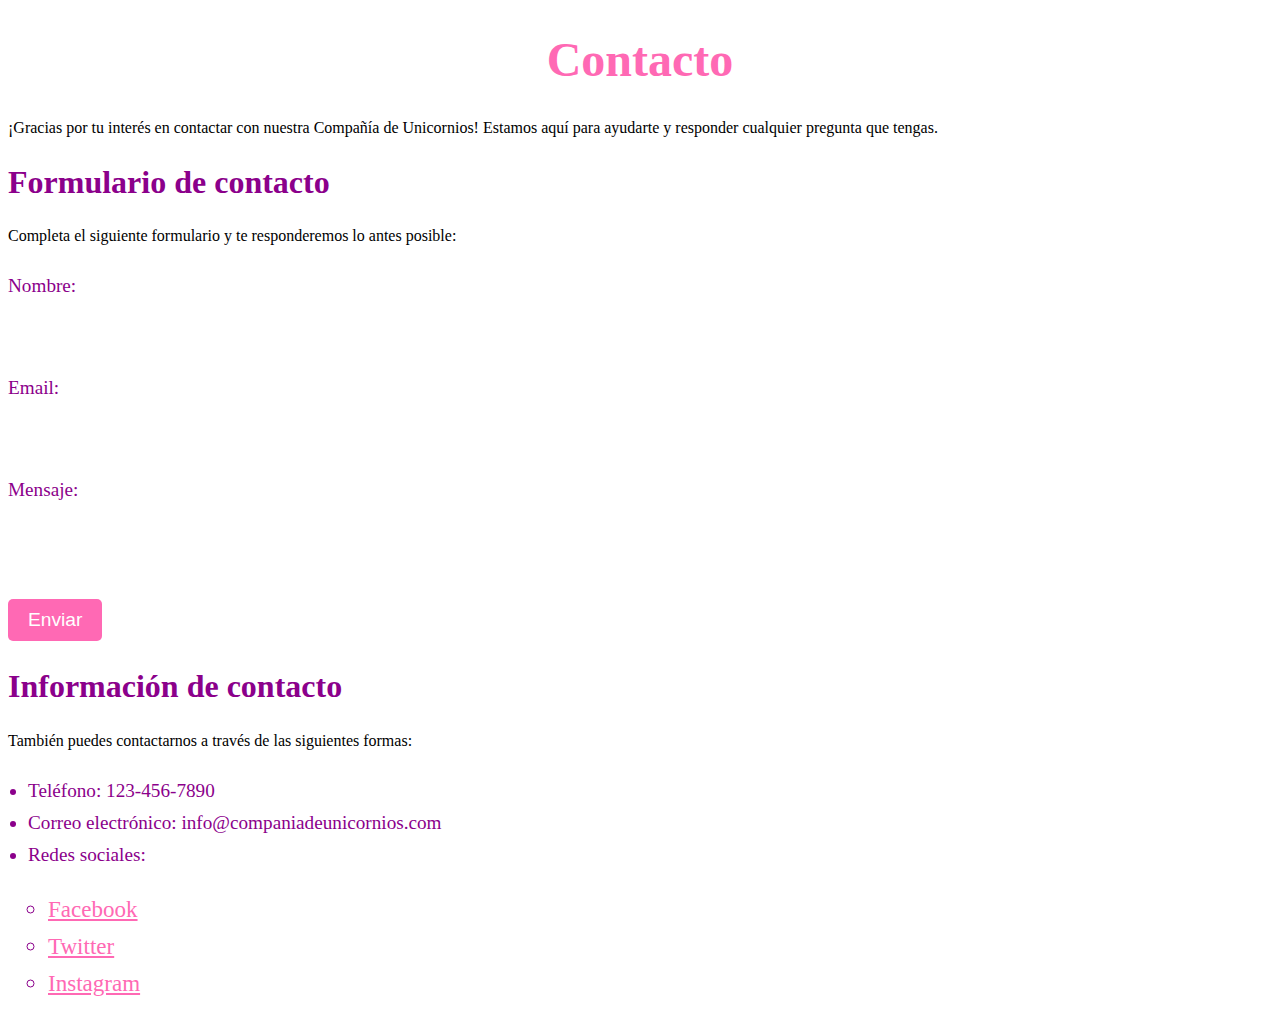
<file: Contacto.html>
<!DOCTYPE html>
<html lang="es">
    <link rel="stylesheet" href="Contacto.css"/>
  <head>
    <meta charset="UTF-8">
    <title>Contacto - Compañía de Unicornios</title>
  </head>
  <body>
    <h1>Contacto</h1>
    <p>¡Gracias por tu interés en contactar con nuestra Compañía de Unicornios! Estamos aquí para ayudarte y responder cualquier pregunta que tengas.</p>
    
    <h2>Formulario de contacto</h2>
    <p>Completa el siguiente formulario y te responderemos lo antes posible:</p>
    <form>
      <label for="nombre">Nombre:</label>
      <input type="text" id="nombre" name="nombre"><br><br>
      <label for="email">Email:</label>
      <input type="email" id="email" name="email"><br><br>
      <label for="mensaje">Mensaje:</label>
      <textarea id="mensaje" name="mensaje"></textarea><br><br>
      <input type="submit" value="Enviar">
    </form>
    
    <h2>Información de contacto</h2>
    <p>También puedes contactarnos a través de las siguientes formas:</p>
    <ul>
      <li>Teléfono: 123-456-7890</li>
      <li>Correo electrónico: info@companiadeunicornios.com</li>
      <li>Redes sociales:
        <ul>
          <li><a href="https://www.facebook.com/Compañía-de-Unicornios">Facebook</a></li>
          <li><a href="https://twitter.com/CompaniaUnicorn">Twitter</a></li>
          <li><a href="https://www.instagram.com/companiadeunicornios/">Instagram</a></li>
        </ul>
      </li>
    </ul>
  </body>
</html>
</file>
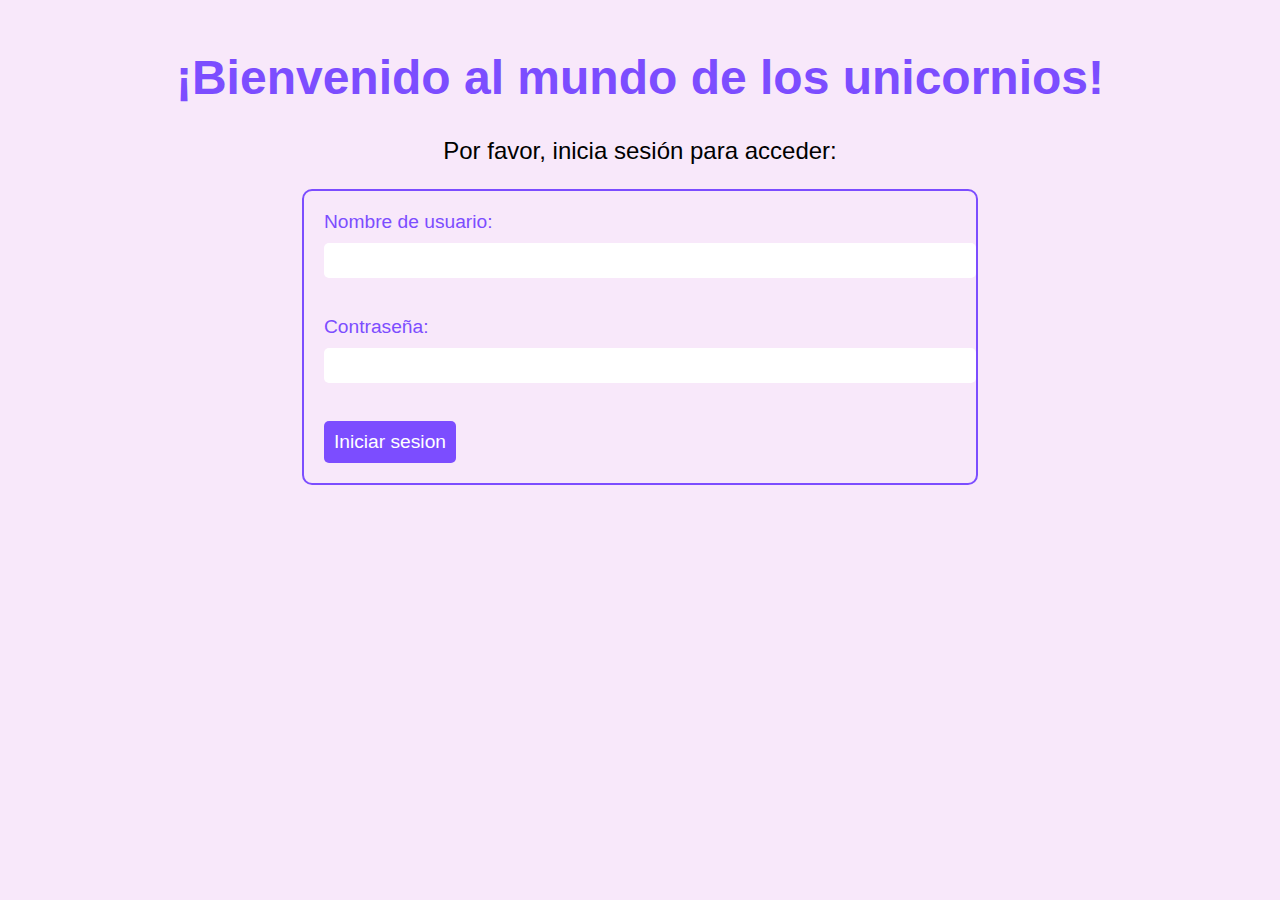
<file: Inicio.html>
<!DOCTYPE html>
<html>
  <link rel="stylesheet" href="Inicio.css"/>
  <head>
    <title>Inicio de sesion de unicornios</title>
  </head>
  <body>
    <h1>¡Bienvenido al mundo de los unicornios!</h1>
    <p>Por favor, inicia sesión para acceder:</p>
    <form>
      <label for="usuario">Nombre de usuario:</label>
      <input type="text" id="usuario" name="usuario"><br><br>
      <label for="contrasena">Contraseña:</label>
      <input type="password" id="contrasena" name="contrasena"><br><br>
      <input type="submit" value="Iniciar sesion">
    </form>
  </body>
</html>
</file>
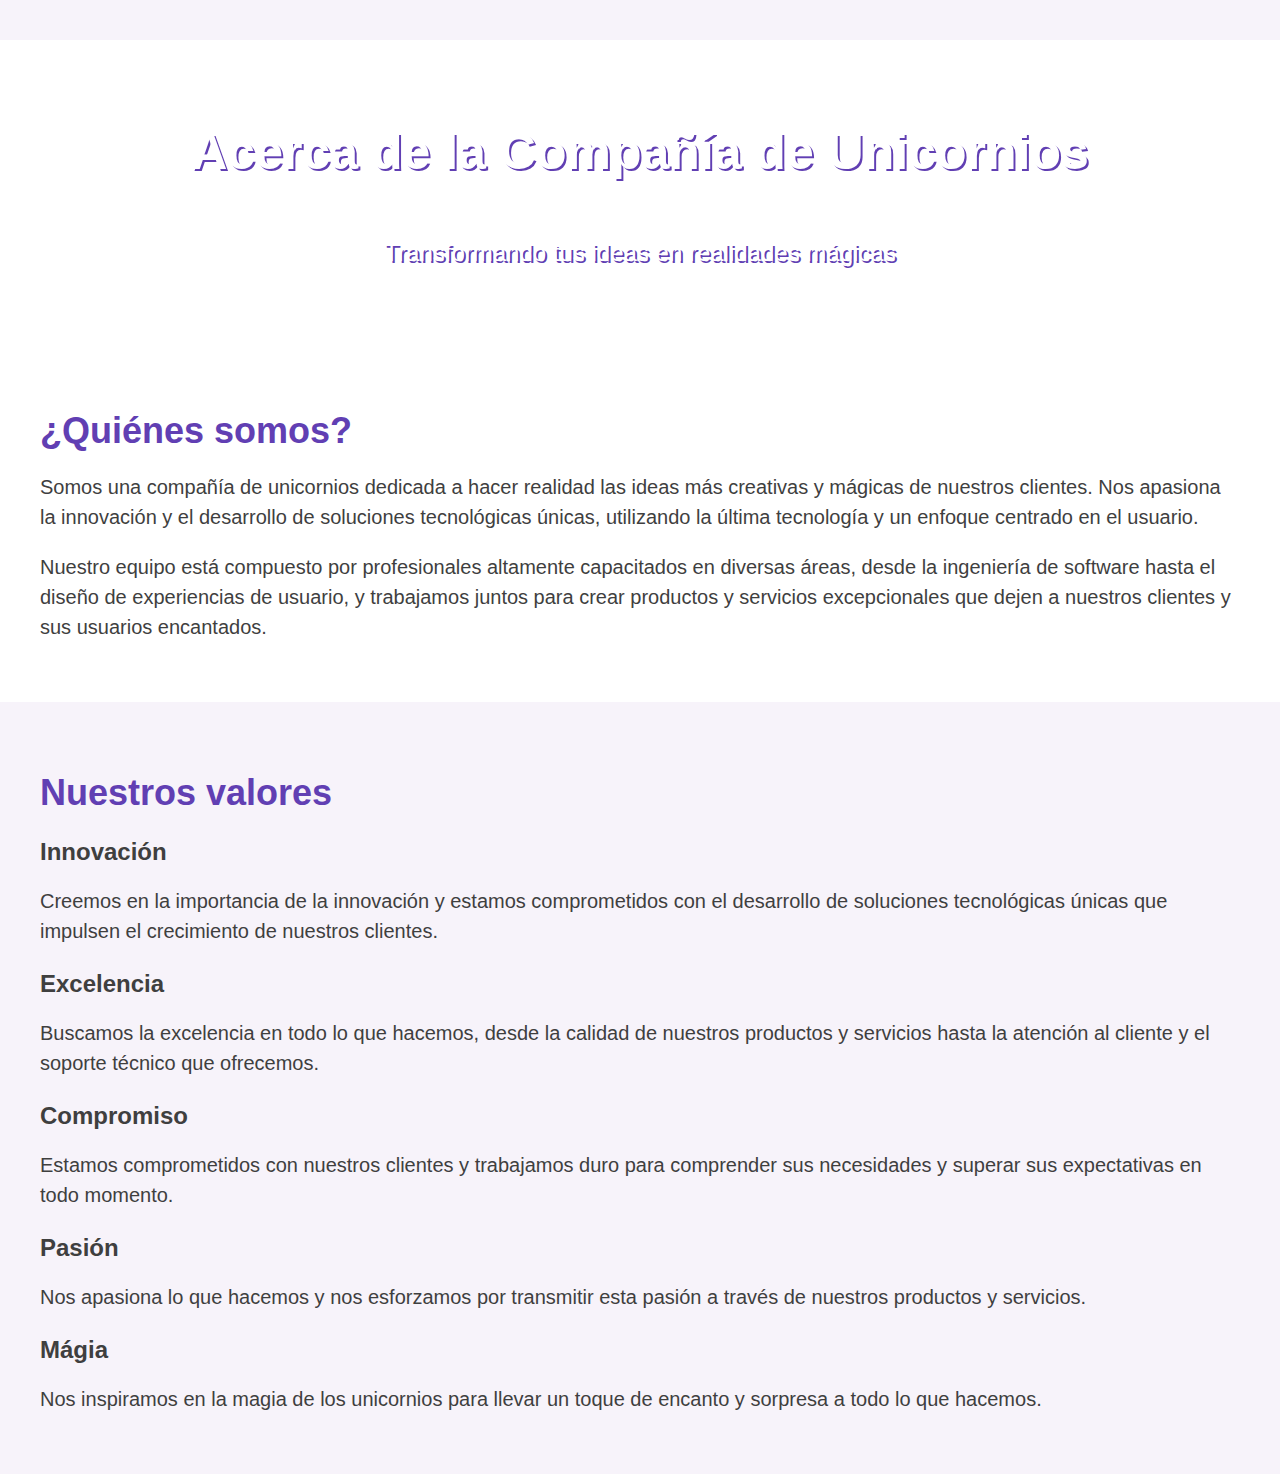
<file: Portafolio.html>
<!DOCTYPE html>
<html lang="es">
<head>
	<meta charset="UTF-8">
	<meta name="viewport" content="width=device-width, initial-scale=1.0">
	<title>Acerca de - Compañía de Unicornios</title>
	<link rel="stylesheet" href="Portafolio.css">
</head>
<body>
	<header>
	</header>

	<section class="banner">
		<h1>Acerca de la Compañía de Unicornios</h1>
		<p>Transformando tus ideas en realidades mágicas</p>
	</section>

	<section class="informacion">
		<h2>¿Quiénes somos?</h2>
		<p>Somos una compañía de unicornios dedicada a hacer realidad las ideas más creativas y mágicas de nuestros clientes. Nos apasiona la innovación y el desarrollo de soluciones tecnológicas únicas, utilizando la última tecnología y un enfoque centrado en el usuario.</p>
		<p>Nuestro equipo está compuesto por profesionales altamente capacitados en diversas áreas, desde la ingeniería de software hasta el diseño de experiencias de usuario, y trabajamos juntos para crear productos y servicios excepcionales que dejen a nuestros clientes y sus usuarios encantados.</p>
	</section>

	<section class="valores">
		<h2>Nuestros valores</h2>
		<ul>
			<li>
				<h3>Innovación</h3>
				<p>Creemos en la importancia de la innovación y estamos comprometidos con el desarrollo de soluciones tecnológicas únicas que impulsen el crecimiento de nuestros clientes.</p>
			</li>
			<li>
				<h3>Excelencia</h3>
				<p>Buscamos la excelencia en todo lo que hacemos, desde la calidad de nuestros productos y servicios hasta la atención al cliente y el soporte técnico que ofrecemos.</p>
			</li>
			<li>
				<h3>Compromiso</h3>
				<p>Estamos comprometidos con nuestros clientes y trabajamos duro para comprender sus necesidades y superar sus expectativas en todo momento.</p>
			</li>
			<li>
				<h3>Pasión</h3>
				<p>Nos apasiona lo que hacemos y nos esforzamos por transmitir esta pasión a través de nuestros productos y servicios.</p>
			</li>
			<li>
				<h3>Mágia</h3>
				<p>Nos inspiramos en la magia de los unicornios para llevar un toque de encanto y sorpresa a todo lo que hacemos.</p>
			</li>
		</ul>
	</section>
</file>
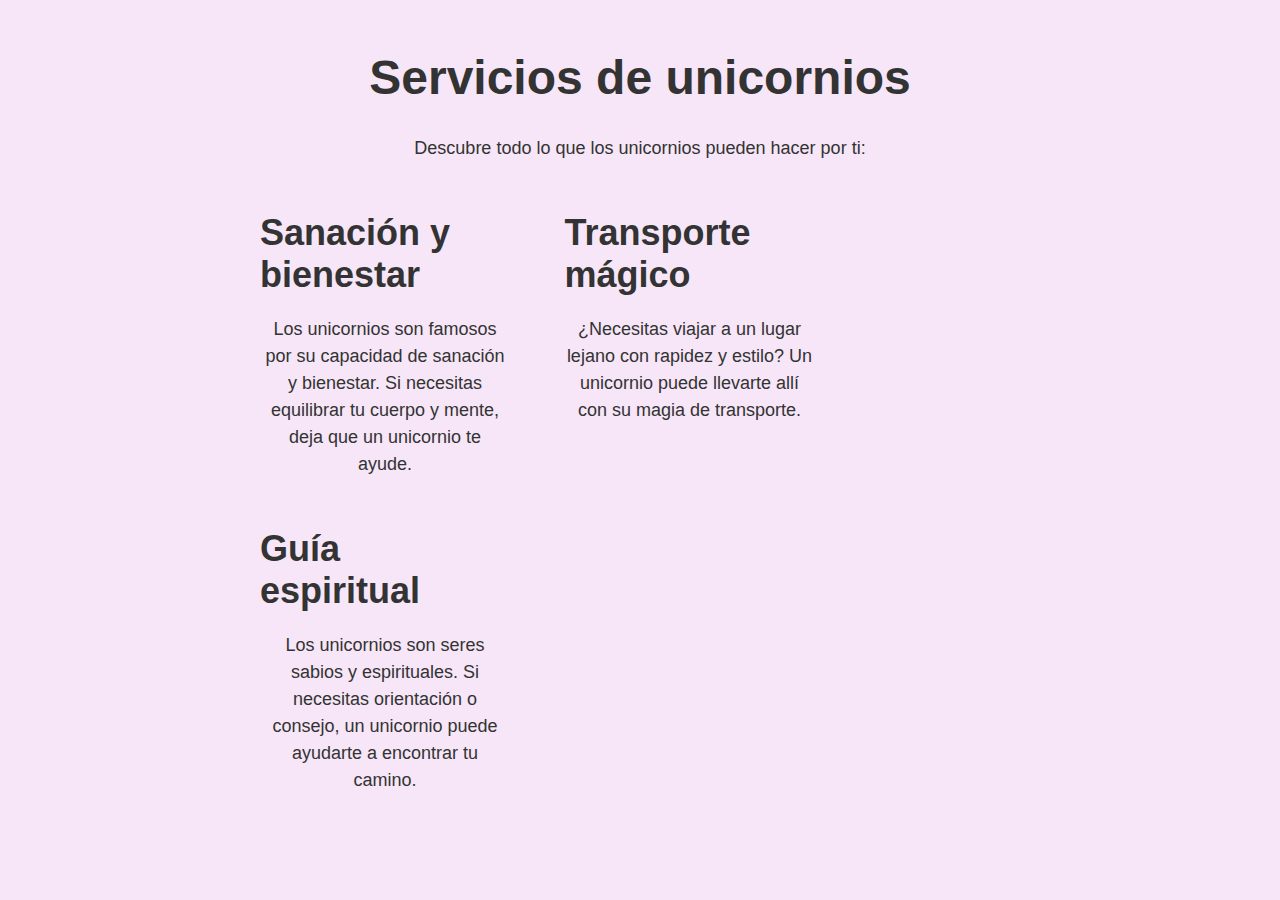
<file: Servicios.html>
<!DOCTYPE html>
<html>
	<link rel="stylesheet" href="Servicios.css">
  <head>
    <title>Servicios de unicornios</title>
  </head>
  <body>
    <h1>Servicios de unicornios</h1>
    <p>Descubre todo lo que los unicornios pueden hacer por ti:</p>
    <ul>
      <li>
        <h2>Sanación y bienestar</h2>
        <p>Los unicornios son famosos por su capacidad de sanación y bienestar. Si necesitas equilibrar tu cuerpo y mente, deja que un unicornio te ayude.</p>
      </li>
      <li>
        <h2>Transporte mágico</h2>
        <p>¿Necesitas viajar a un lugar lejano con rapidez y estilo? Un unicornio puede llevarte allí con su magia de transporte.</p>
      </li>
      <li>
        <h2>Guía espiritual</h2>
        <p>Los unicornios son seres sabios y espirituales. Si necesitas orientación o consejo, un unicornio puede ayudarte a encontrar tu camino.</p>
      </li>
    </ul>
  </body>
</html>
</file>
<file: Contacto.css>
/* Estilos para el encabezado */
h1 {
    color: #ff69b4; /* rosa claro */
    font-size: 3em;
    text-align: center;
  }
  
  h2 {
    color: #8b008b; /* violeta oscuro */
    font-size: 2em;
  }
  
  /* Estilos para el formulario de contacto */
  form {
    margin-top: 30px;
  }
  
  label {
    display: block;
    color: #8b008b; /* violeta oscuro */
    font-size: 1.2em;
  }
  
  input[type="text"],
  input[type="email"],
  textarea {
    border: none;
    border-radius: 5px;
    font-size: 1.2em;
    padding: 10px;
    width: 100%;
    margin-bottom: 20px;
  }
  
  input[type="submit"] {
    background-color: #ff69b4; /* rosa claro */
    color: white;
    border: none;
    border-radius: 5px;
    font-size: 1.2em;
    padding: 10px 20px;
    cursor: pointer;
  }
  
  /* Estilos para la información de contacto */
  ul {
    margin-top: 30px;
    padding-left: 20px;
  }
  
  li {
    color: #8b008b; /* violeta oscuro */
    font-size: 1.2em;
    margin-bottom: 10px;
  }
  
  a {
    color: #ff69b4; /* rosa claro */
  }
  
  a:hover {
    text-decoration: underline;
  }
</file>
<file: Inicio.css>
body {
    background-color: #F8E8FA; /* un tono rosado claro */
    font-family: 'Segoe UI', Tahoma, Geneva, Verdana, sans-serif; /* una fuente fácil de leer */
  }
  
  h1 {
    text-align: center; /* centrado */
    font-size: 3em; /* tamaño grande */
    color: #7C4DFF; /* un tono de morado */
    margin-top: 50px; /* separación superior */
  }
  
  p {
    text-align: center; /* centrado */
    font-size: 1.5em; /* tamaño medio */
    margin-top: 30px; /* separación superior */
  }
  
  form {
    margin: auto; /* centrado */
    width: 50%; /* ancho */
    border: 2px solid #7C4DFF; /* borde */
    padding: 20px; /* espacio interno */
    border-radius: 10px; /* bordes redondeados */
  }
  
  label {
    display: block; /* en línea vertical */
    font-size: 1.2em; /* tamaño medio */
    color: #7C4DFF; /* un tono de morado */
    margin-bottom: 10px; /* separación inferior */
  }
  
  input[type="text"], input[type="password"] {
    width: 100%; /* ancho completo */
    padding: 10px; /* espacio interno */
    border: none; /* sin borde */
    border-radius: 5px; /* bordes redondeados */
    margin-bottom: 20px; /* separación inferior */
  }
  
  input[type="submit"] {
    background-color: #7C4DFF; /* un tono de morado */
    color: #FFF; /* blanco */
    padding: 10px; /* espacio interno */
    border: none; /* sin borde */
    border-radius: 5px; /* bordes redondeados */
    font-size: 1.2em; /* tamaño medio */
    cursor: pointer; /* apuntador de cursor */
  }
</file>
<file: Portafolio.css>
/* Estilos generales */
body {
    margin: 0;
    padding: 0;
    font-family: Arial, sans-serif;
  }
  
  /* Estilos del header */
  header {
    background-color: #F7F3FA;
    padding: 20px;
    display: flex;
    justify-content: space-between;
    align-items: center;
  }
  
  header h1 {
    font-size: 30px;
    color: #613FB3;
  }
  
  header a {
    color: #613FB3;
    text-decoration: none;
    font-size: 20px;
  }
  
  header a:hover {
    color: #8E5DA5;
  }
  
  /* Estilos del banner */
  .banner {
    background-image: url('https://static.vecteezy.com/system/resources/previews/013/403/376/original/pastel-blue-and-pink-horizontal-gradient-abstract-background-shiny-blur-simple-modern-and-colorful-style-great-for-backdrop-homepage-wallpaper-card-cover-poster-banner-or-flyer-free-vector.jpg');
    background-size: cover;
    height: 300px;
    display: flex;
    flex-direction: column;
    justify-content: center;
    align-items: center;
  }
  
  .banner h1 {
    font-size: 50px;
    color: #FFFFFF;
    text-shadow: 2px 2px #613FB3;
  }
  
  .banner p {
    font-size: 24px;
    color: #FFFFFF;
    text-shadow: 2px 2px #613FB3;
  }
  
  /* Estilos de la sección de información */
  .informacion {
    padding: 40px;
  }
  
  .informacion h2 {
    font-size: 36px;
    color: #613FB3;
    margin-bottom: 20px;
  }
  
  .informacion p {
    font-size: 20px;
    color: #3F3F3F;
    line-height: 1.5;
    margin-bottom: 20px;
  }
  
  /* Estilos de la sección de valores */
  .valores {
    background-color: #F7F3FA;
    padding: 40px;
  }
  
  .valores h2 {
    font-size: 36px;
    color: #613FB3;
    margin-bottom: 20px;
  }
  
  .valores ul {
    list-style: none;
    margin: 0;
    padding: 0;
  }
  
  .valores li {
    margin-bottom: 20px;
  }
  
  .valores h3 {
    font-size: 24px;
    color: #3F3F3F;
    margin-bottom: 10px;
  }
  
  .valores p {
    font-size: 20px;
    color: #3F3F3F;
    line-height: 1.5;
    margin-bottom: 10px;
  }
</file>
<file: Servicios.css>
body {
    background-color: #f6e6f7;
    font-family: 'Segoe UI', Tahoma, Geneva, Verdana, sans-serif;
    color: #333333;
    margin: 0;
    padding: 0;
  }

  h1 {
    font-size: 48px;
    text-align: center;
    margin: 50px 0 30px 0;
  }

  p {
    font-size: 24px;
    text-align: center;
    margin-bottom: 50px;
  }

  ul {
    list-style: none;
    margin: 0 auto;
    width: 800px;
  }

  li {
    display: inline-block;
    margin-right: 50px;
    vertical-align: top;
    width: 250px;
  }

  h2 {
    font-size: 36px;
    margin-bottom: 20px;
  }

  p {
    font-size: 18px;
    line-height: 1.5;
    margin-bottom: 20px;
  }
</file>
